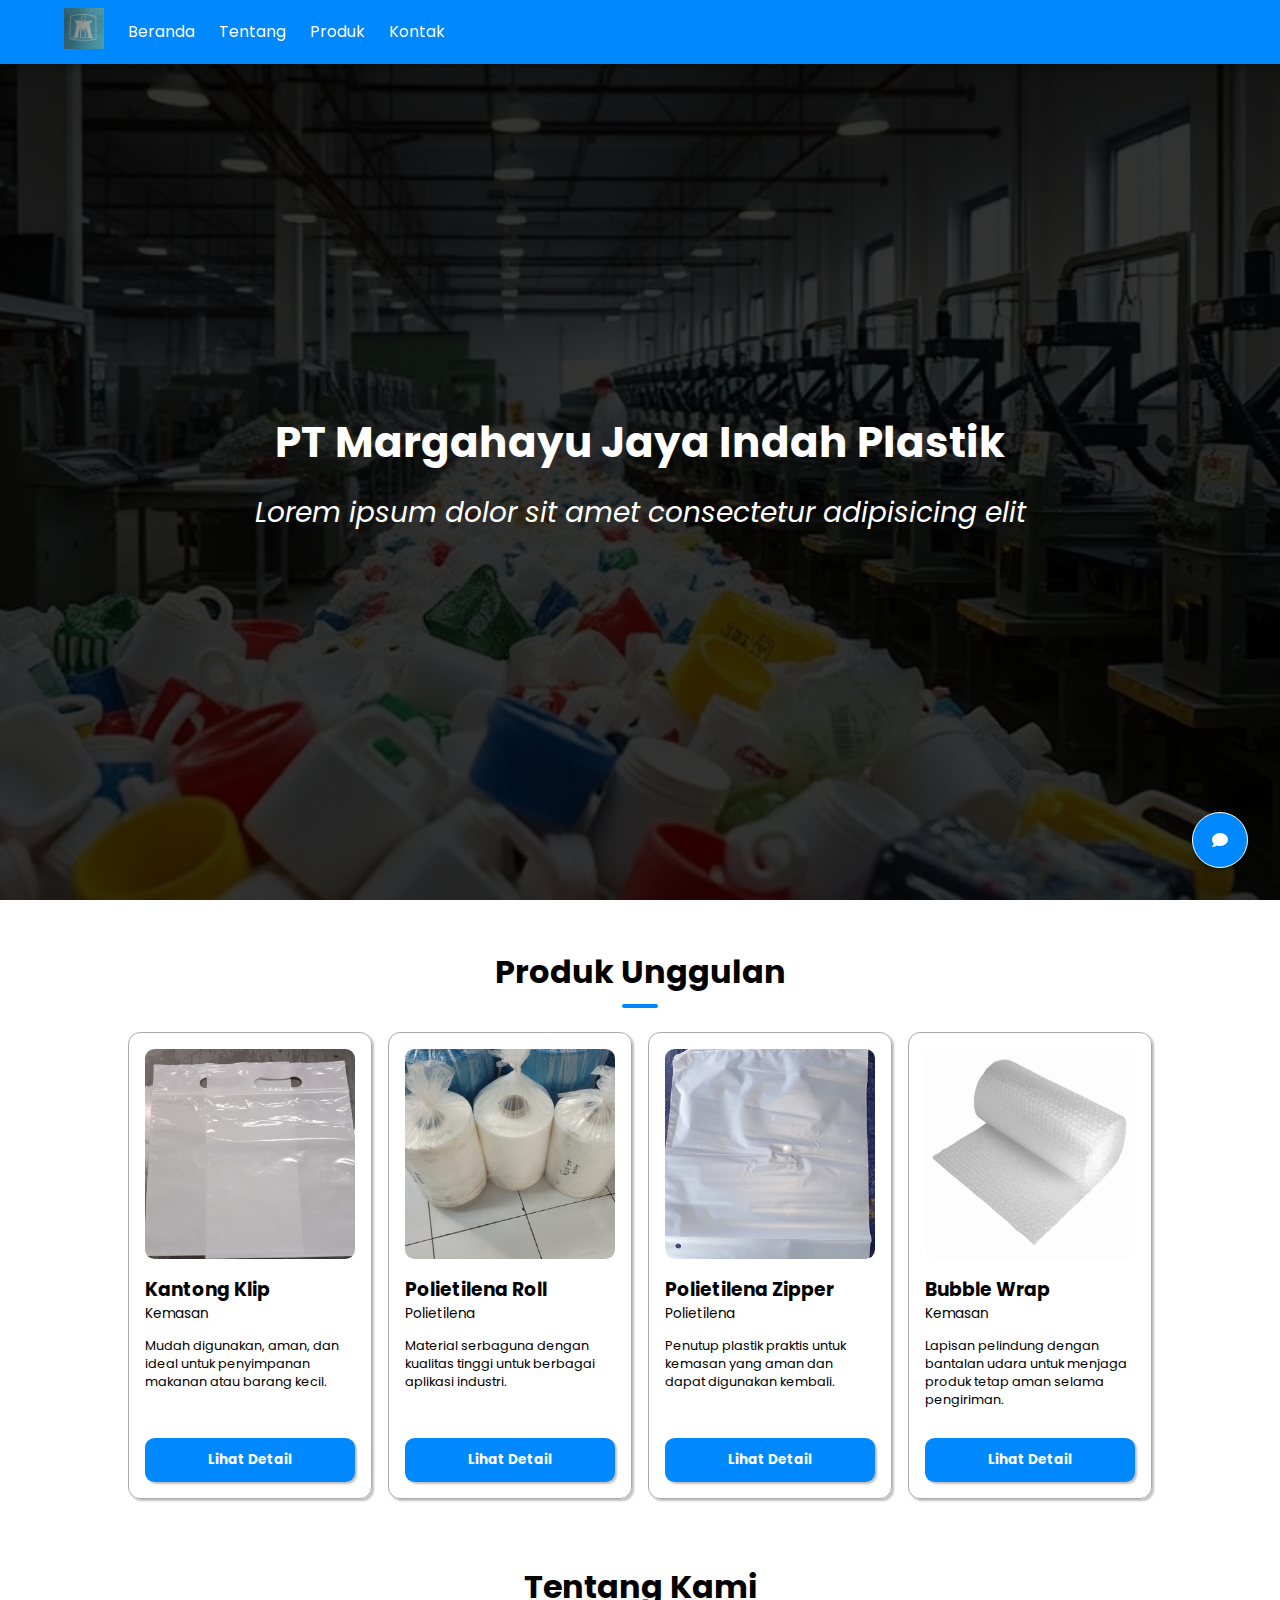
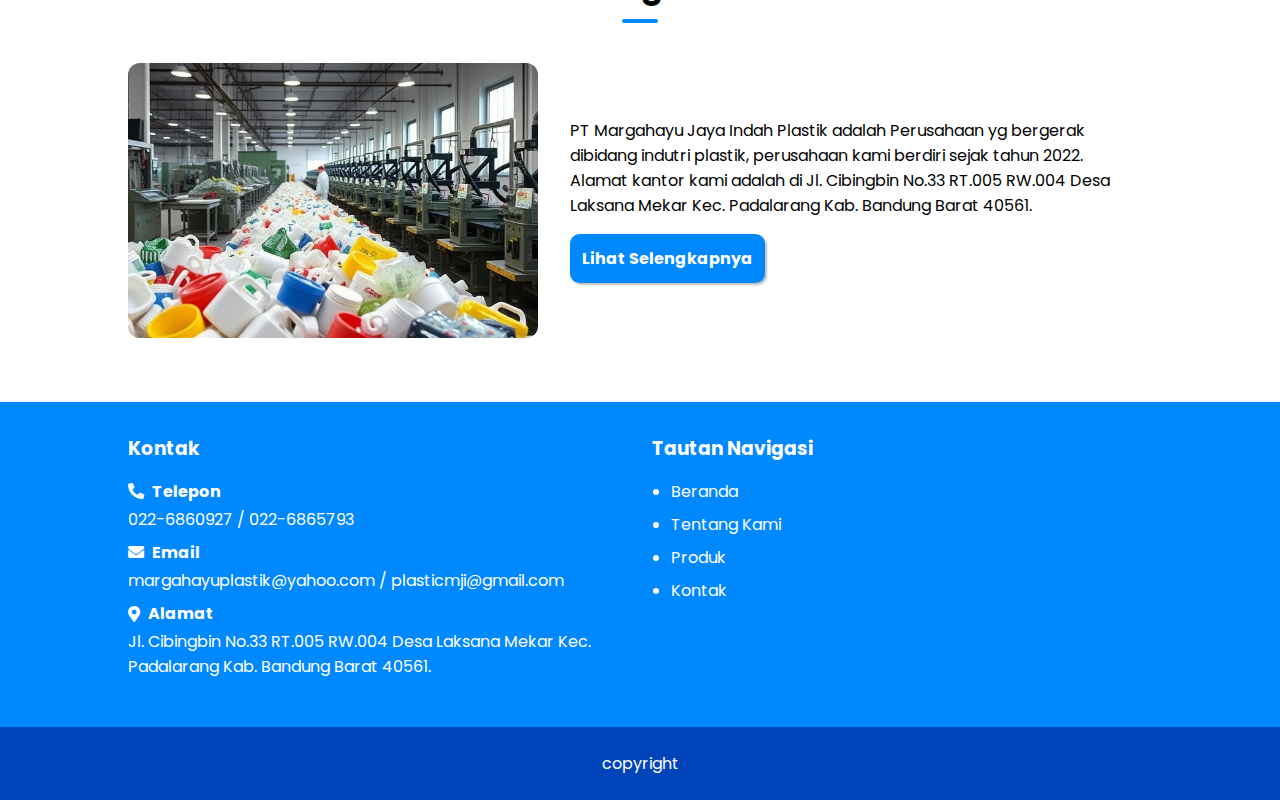
<file: index.html>
<!DOCTYPE html>
<html lang="en">

<head>
  <meta charset="UTF-8">
  <meta name="viewport" content="width=device-width, initial-scale=1.0">
  <link rel="stylesheet" href="assets/style/style.css">
  <link rel="preconnect" href="https://fonts.googleapis.com">
  <link rel="preconnect" href="https://fonts.gstatic.com" crossorigin>
  <link
    href="https://fonts.googleapis.com/css2?family=Poppins:ital,wght@0,100;0,200;0,300;0,400;0,500;0,600;0,700;0,800;0,900;1,100;1,200;1,300;1,400;1,500;1,600;1,700;1,800;1,900&display=swap"
    rel="stylesheet">
  <link rel="stylesheet" href="./assets/fontawesome-free-5.15.4-web/css/all.min.css">
  <script defer type="module" src="./assets/script/home.js"></script>
  <title>Margahayu Indah Jaya Plastik</title>
</head>

<body>
  <header>
    <nav id="header-nav">
      <div id="menu">
        <strong id="menu-button" class="fa fa-list-ul"></strong>
      </div>
      <ul id="nav-links">
        <li><img class="logo" src="./assets/images/logo.jpg" alt=""></li>
        <li><a href="./index.html">Beranda</a></li>
        <li><a href="./about.html">Tentang</a></li>
        <li><a href="./product.html">Produk</a></li>
        <li><a href="./contact.html">Kontak</a></li>
      </ul>
    </nav>
    <div id="banner">
      <!-- <img src="./assets/images/coat-of-arms-of-france.svg" alt="Coat of Arms of First France Empire"> -->
      <h2>PT Margahayu Jaya Indah Plastik</h2>
      <em>Lorem ipsum dolor sit amet consectetur adipisicing elit</em>
    </div>
  </header>

  <main id="main">
    <section id="product-section" class="container">
      <h1 class="section-title">Produk Unggulan</h1>
      <hr class="section-title__underline">
    </section>
    <!-- <section class="container">
      <h1 class="section-title">Service</h1>
      <div class="services-list">
        <div class="service-item">
          <img class="service-item__image" src="./assets/images/service (1).jpeg" alt="">
          <div class="service-item__body">
            <h2 class="service-item__title">Lorem ipsum</h2>
            <p class="service-item__desc">Lorem ipsum dolor sit amet consectetur adipisicing elit. Ea voluptate odio eos
              eum, ipsam architecto aut consectetur soluta vero consequuntur repudiandae excepturi quas maiores ducimus?
              Labore hic quasi ullam provident!</p>
          </div>
        </div>
        <div class="service-item">
          <img class="service-item__image" src="./assets/images/service (2).jpeg" alt="">
          <div class="service-item__body">
            <h2 class="service-item__title">Lorem ipsum</h2>
            <p class="service-item__desc">Lorem ipsum dolor sit amet consectetur adipisicing elit. Ea voluptate odio eos
              eum, ipsam architecto aut consectetur soluta vero consequuntur repudiandae excepturi quas maiores ducimus?
              Labore hic quasi ullam provident!</p>
          </div>
        </div>
        <div class="service-item">
          <img class="service-item__image" src="./assets/images/service (3).jpeg" alt="">
          <div class="service-item__body">
            <h2 class="service-item__title">Lorem ipsum</h2>
            <p class="service-item__desc">Lorem ipsum dolor sit amet consectetur adipisicing elit. Ea voluptate odio eos
              eum, ipsam architecto aut consectetur soluta vero consequuntur repudiandae excepturi quas maiores ducimus?
              Labore hic quasi ullam provident!</p>
          </div>
        </div>
        <div class="service-item">
          <img class="service-item__image" src="./assets/images/service (4).jpeg" alt="">
          <div class="service-item__body">
            <h2 class="service-item__title">Lorem ipsum</h2>
            <p class="service-item__desc">Lorem ipsum dolor sit amet consectetur adipisicing elit. Ea voluptate odio eos
              eum, ipsam architecto aut consectetur soluta vero consequuntur repudiandae excepturi quas maiores ducimus?
              Labore hic quasi ullam provident!</p>
          </div>
        </div>
      </div>
    </section> -->
    <section>
      <h1 class="section-title">Tentang Kami</h1>
      <hr class="section-title__underline">
      <div class="abouts-list">
        <div class="about-item container">
          <img class="about-item__image" src="./assets/images/bcb3fbeb-6a0a-4247-ad54-64ab04435642.jpeg" alt="">
          <div class="about-item__body">
            <p class="about-item__desc">PT Margahayu Jaya Indah Plastik adalah Perusahaan yg bergerak dibidang indutri
              plastik, perusahaan kami berdiri sejak tahun 2022. Alamat kantor kami adalah di Jl. Cibingbin No.33 RT.005
              RW.004 Desa Laksana Mekar Kec. Padalarang Kab. Bandung Barat 40561.</p>
            <a class="button about-item__button" href="./about.html">Lihat Selengkapnya</a>
          </div>
        </div>
        <!-- <div class="about-item container">
          <img class="about-item__image" src="./assets/images/bcb3fbeb-6a0a-4247-ad54-64ab04435642.jpeg" alt="">
          <div class="about-item__body">
            <h2 class="about-item__title">Misi Kami</h2>
            <p class="about-item__desc">Kami berdedikasi untuk memberikan solusi inovatif dan berkelanjutan di bidang
              plastik. Dengan teknologi canggih dan tim profesional, kami membantu mitra bisnis meningkatkan efisiensi
              dan mengurangi dampak lingkungan.</p>
            <a class="button about-item__button" href="./about.html">Read more</a>
          </div>
        </div> -->
        <!-- <div class="about-item container">
          <img class="about-item__image" src="./assets/images/bcb3fbeb-6a0a-4247-ad54-64ab04435642.jpeg" alt="">
          <div class="about-item__body">
            <h2 class="about-item__title">Komitmen Kami</h2>
            <p class="about-item__desc">Komitmen kami adalah kualitas, kepercayaan, dan layanan terbaik. Kami bekerja
              sama dengan klien untuk memenuhi kebutuhan mereka secara spesifik, memastikan kepuasan melalui produk yang
              andal dan layanan yang responsif.</p>
            <a class="button about-item__button" href="./about.html">Read more</a>
          </div>
        </div> -->
      </div>
    </section>
  </main>

  <footer id="footer">
    <div id="top-footer" class="footer-list container">
      <div class="dynamic-column">
        <h3>Kontak</h3>
        <ul id="footer-contacts">
          <li>
            <h4 class="element-with-logo"><i class="fa fa-phone-alt"></i>Telepon</h4>
            <p>022-6860927 / 022-6865793</p>
          </li>
          <li>
            <h4 class="element-with-logo"><i class="fa fa-envelope"></i>Email</h4>
            <p>margahayuplastik@yahoo.com / plasticmji@gmail.com</p>
          </li>
          <li>
            <h4 class="element-with-logo"><i class="fa fa-map-marker-alt"></i>Alamat</h4>
            <p>Jl. Cibingbin No.33 RT.005 RW.004 Desa Laksana Mekar Kec. Padalarang Kab. Bandung Barat 40561.</p>
          </li>
        </ul>
      </div>
      <!-- <div class="dynamic-column"> -->
        <!-- <img class="logo" src="./assets/images/logo.jpg" alt="">
        <div class="footer-desc">
          <h2>PT Margahayu Jaya Indah Plastik</h2>
          <p>PT Margahayu Jaya Indah Plastik adalah Perusahaan yg bergerak dibidang indutri
            plastik, perusahaan kami berdiri sejak tahun 2022. Kami berdedikasi untuk memberikan solusi inovatif dan
            berkelanjutan di bidang plastik.</p>
        </div> -->
      <!-- </div> -->
      <div class="dynamic-column">
        <h3>Tautan Navigasi</h3>
        <ul id="footer-links">
          <li><a href="./index.html">Beranda</a></li>
          <li><a href="./about.html">Tentang Kami</a></li>
          <li><a href="./product.html">Produk</a></li>
          <li><a href="./contact.html">Kontak</a></li>
        </ul>
      </div>
    </div>
    <div id="bot-footer" class="footer-copyright container">
      copyright
    </div>
  </footer>

  <script type="module" src="./assets/script/index.js"></script>
</body>

</html>
</file>
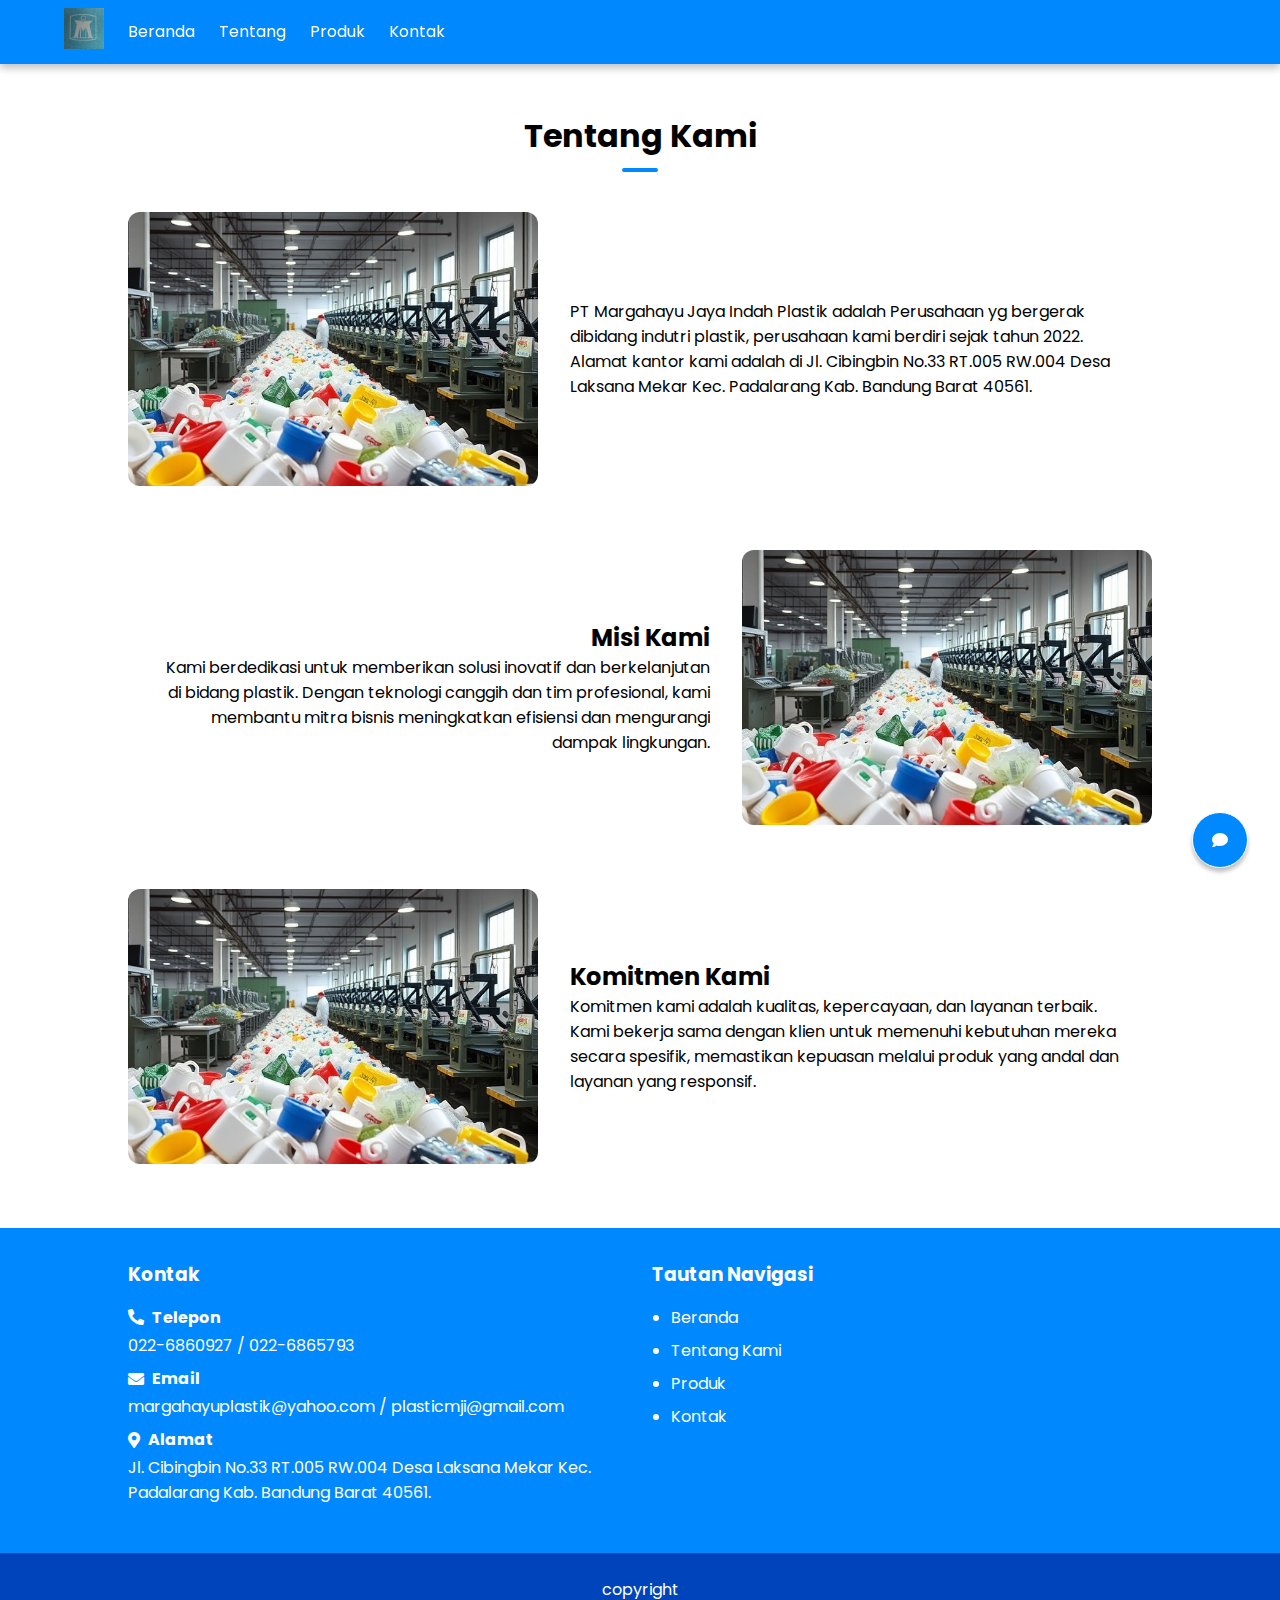
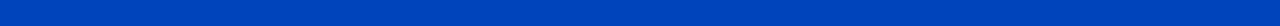
<file: about.html>
<!DOCTYPE html>
<html lang="en">

<head>
  <meta charset="UTF-8">
  <meta name="viewport" content="width=device-width, initial-scale=1.0">
  <link rel="stylesheet" href="assets/style/style.css">
  <link rel="preconnect" href="https://fonts.googleapis.com">
  <link rel="preconnect" href="https://fonts.gstatic.com" crossorigin>
  <link
    href="https://fonts.googleapis.com/css2?family=Poppins:ital,wght@0,100;0,200;0,300;0,400;0,500;0,600;0,700;0,800;0,900;1,100;1,200;1,300;1,400;1,500;1,600;1,700;1,800;1,900&display=swap"
    rel="stylesheet">
  <link rel="stylesheet" href="./assets/fontawesome-free-5.15.4-web/css/all.min.css">
  <link rel="stylesheet" href="./assets/">
  <title>Margahayu Indah Jaya Plastik</title>
</head>

<body>
  <header>
    <nav id="header-nav">
      <div id="menu">
        <strong id="menu-button" class="fa fa-list-ul"></strong>
      </div>
      <ul id="nav-links">
        <li><img class="logo" src="./assets/images/logo.jpg" alt=""></li>
        <li><a href="./index.html">Beranda</a></li>
        <li><a href="./about.html">Tentang</a></li>
        <li><a href="./product.html">Produk</a></li>
        <li><a href="./contact.html">Kontak</a></li>
      </ul>
    </nav>
  </header>

  <main id="main">
    <!-- <section class="container">
      <h1 class="section-title">Service</h1>
      <div class="services-list">
        <div class="service-item">
          <img class="service-item__image" src="./assets/images/service (1).jpeg" alt="">
          <div class="service-item__body">
            <h2 class="service-item__title">Lorem ipsum</h2>
            <p class="service-item__desc">Lorem ipsum dolor sit amet consectetur adipisicing elit. Ea voluptate odio eos
              eum, ipsam architecto aut consectetur soluta vero consequuntur repudiandae excepturi quas maiores ducimus?
              Labore hic quasi ullam provident!</p>
          </div>
        </div>
        <div class="service-item">
          <img class="service-item__image" src="./assets/images/service (2).jpeg" alt="">
          <div class="service-item__body">
            <h2 class="service-item__title">Lorem ipsum</h2>
            <p class="service-item__desc">Lorem ipsum dolor sit amet consectetur adipisicing elit. Ea voluptate odio eos
              eum, ipsam architecto aut consectetur soluta vero consequuntur repudiandae excepturi quas maiores ducimus?
              Labore hic quasi ullam provident!</p>
          </div>
        </div>
        <div class="service-item">
          <img class="service-item__image" src="./assets/images/service (3).jpeg" alt="">
          <div class="service-item__body">
            <h2 class="service-item__title">Lorem ipsum</h2>
            <p class="service-item__desc">Lorem ipsum dolor sit amet consectetur adipisicing elit. Ea voluptate odio eos
              eum, ipsam architecto aut consectetur soluta vero consequuntur repudiandae excepturi quas maiores ducimus?
              Labore hic quasi ullam provident!</p>
          </div>
        </div>
        <div class="service-item">
          <img class="service-item__image" src="./assets/images/service (4).jpeg" alt="">
          <div class="service-item__body">
            <h2 class="service-item__title">Lorem ipsum</h2>
            <p class="service-item__desc">Lorem ipsum dolor sit amet consectetur adipisicing elit. Ea voluptate odio eos
              eum, ipsam architecto aut consectetur soluta vero consequuntur repudiandae excepturi quas maiores ducimus?
              Labore hic quasi ullam provident!</p>
          </div>
        </div>
      </div>
    </section> -->
    <section>
      <h1 class="section-title">Tentang Kami</h1>
      <hr class="section-title__underline">
      <div class="abouts-list">
        <div class="about-item container">
          <img class="about-item__image" src="./assets/images/bcb3fbeb-6a0a-4247-ad54-64ab04435642.jpeg" alt="">
          <div class="about-item__body">
            <p class="about-item__desc">PT Margahayu Jaya Indah Plastik adalah Perusahaan yg bergerak dibidang indutri
              plastik, perusahaan kami berdiri sejak tahun 2022. Alamat kantor kami adalah di Jl. Cibingbin No.33 RT.005
              RW.004 Desa Laksana Mekar Kec. Padalarang Kab. Bandung Barat 40561.</p>
            <!-- <button class="button about-item__button">Read more</button> -->
          </div>
        </div>
        <div class="about-item container">
          <img class="about-item__image" src="./assets/images/bcb3fbeb-6a0a-4247-ad54-64ab04435642.jpeg" alt="">
          <div class="about-item__body">
            <h2 class="about-item__title">Misi Kami</h2>
            <p class="about-item__desc">Kami berdedikasi untuk memberikan solusi inovatif dan berkelanjutan di bidang
              plastik. Dengan teknologi canggih dan tim profesional, kami membantu mitra bisnis meningkatkan efisiensi
              dan mengurangi dampak lingkungan.</p>
            <!-- <button class="button about-item__button">Read more</button> -->
          </div>
        </div>
        <div class="about-item container">
          <img class="about-item__image" src="./assets/images/bcb3fbeb-6a0a-4247-ad54-64ab04435642.jpeg" alt="">
          <div class="about-item__body">
            <h2 class="about-item__title">Komitmen Kami</h2>
            <p class="about-item__desc">Komitmen kami adalah kualitas, kepercayaan, dan layanan terbaik. Kami bekerja
              sama dengan klien untuk memenuhi kebutuhan mereka secara spesifik, memastikan kepuasan melalui produk yang
              andal dan layanan yang responsif.</p>
            <!-- <button class="button about-item__button">Read more</button> -->
          </div>
        </div>
      </div>
    </section>
  </main>

  <footer id="footer">
    <div id="top-footer" class="footer-list container">
      <div class="dynamic-column">
        <h3>Kontak</h3>
        <ul id="footer-contacts">
          <li>
            <h4 class="element-with-logo"><i class="fa fa-phone-alt"></i>Telepon</h4>
            <p>022-6860927 / 022-6865793</p>
          </li>
          <li>
            <h4 class="element-with-logo"><i class="fa fa-envelope"></i>Email</h4>
            <p>margahayuplastik@yahoo.com / plasticmji@gmail.com</p>
          </li>
          <li>
            <h4 class="element-with-logo"><i class="fa fa-map-marker-alt"></i>Alamat</h4>
            <p>Jl. Cibingbin No.33 RT.005 RW.004 Desa Laksana Mekar Kec. Padalarang Kab. Bandung Barat 40561.</p>
          </li>
        </ul>
      </div>
      <!-- <div class="dynamic-column"> -->
        <!-- <img class="logo" src="./assets/images/logo.jpg" alt="">
        <div class="footer-desc">
          <h2>PT Margahayu Jaya Indah Plastik</h2>
          <p>PT Margahayu Jaya Indah Plastik adalah Perusahaan yg bergerak dibidang indutri
            plastik, perusahaan kami berdiri sejak tahun 2022. Kami berdedikasi untuk memberikan solusi inovatif dan
            berkelanjutan di bidang plastik.</p>
        </div> -->
      <!-- </div> -->
      <div class="dynamic-column">
        <h3>Tautan Navigasi</h3>
        <ul id="footer-links">
          <li><a href="./index.html">Beranda</a></li>
          <li><a href="./about.html">Tentang Kami</a></li>
          <li><a href="./product.html">Produk</a></li>
          <li><a href="./contact.html">Kontak</a></li>
        </ul>
      </div>
    </div>
    <div id="bot-footer" class="footer-copyright container">
      copyright
    </div>
  </footer>
  
  <script type="module" src="./assets/script/index.js"></script>
</body>

</html>
</file>
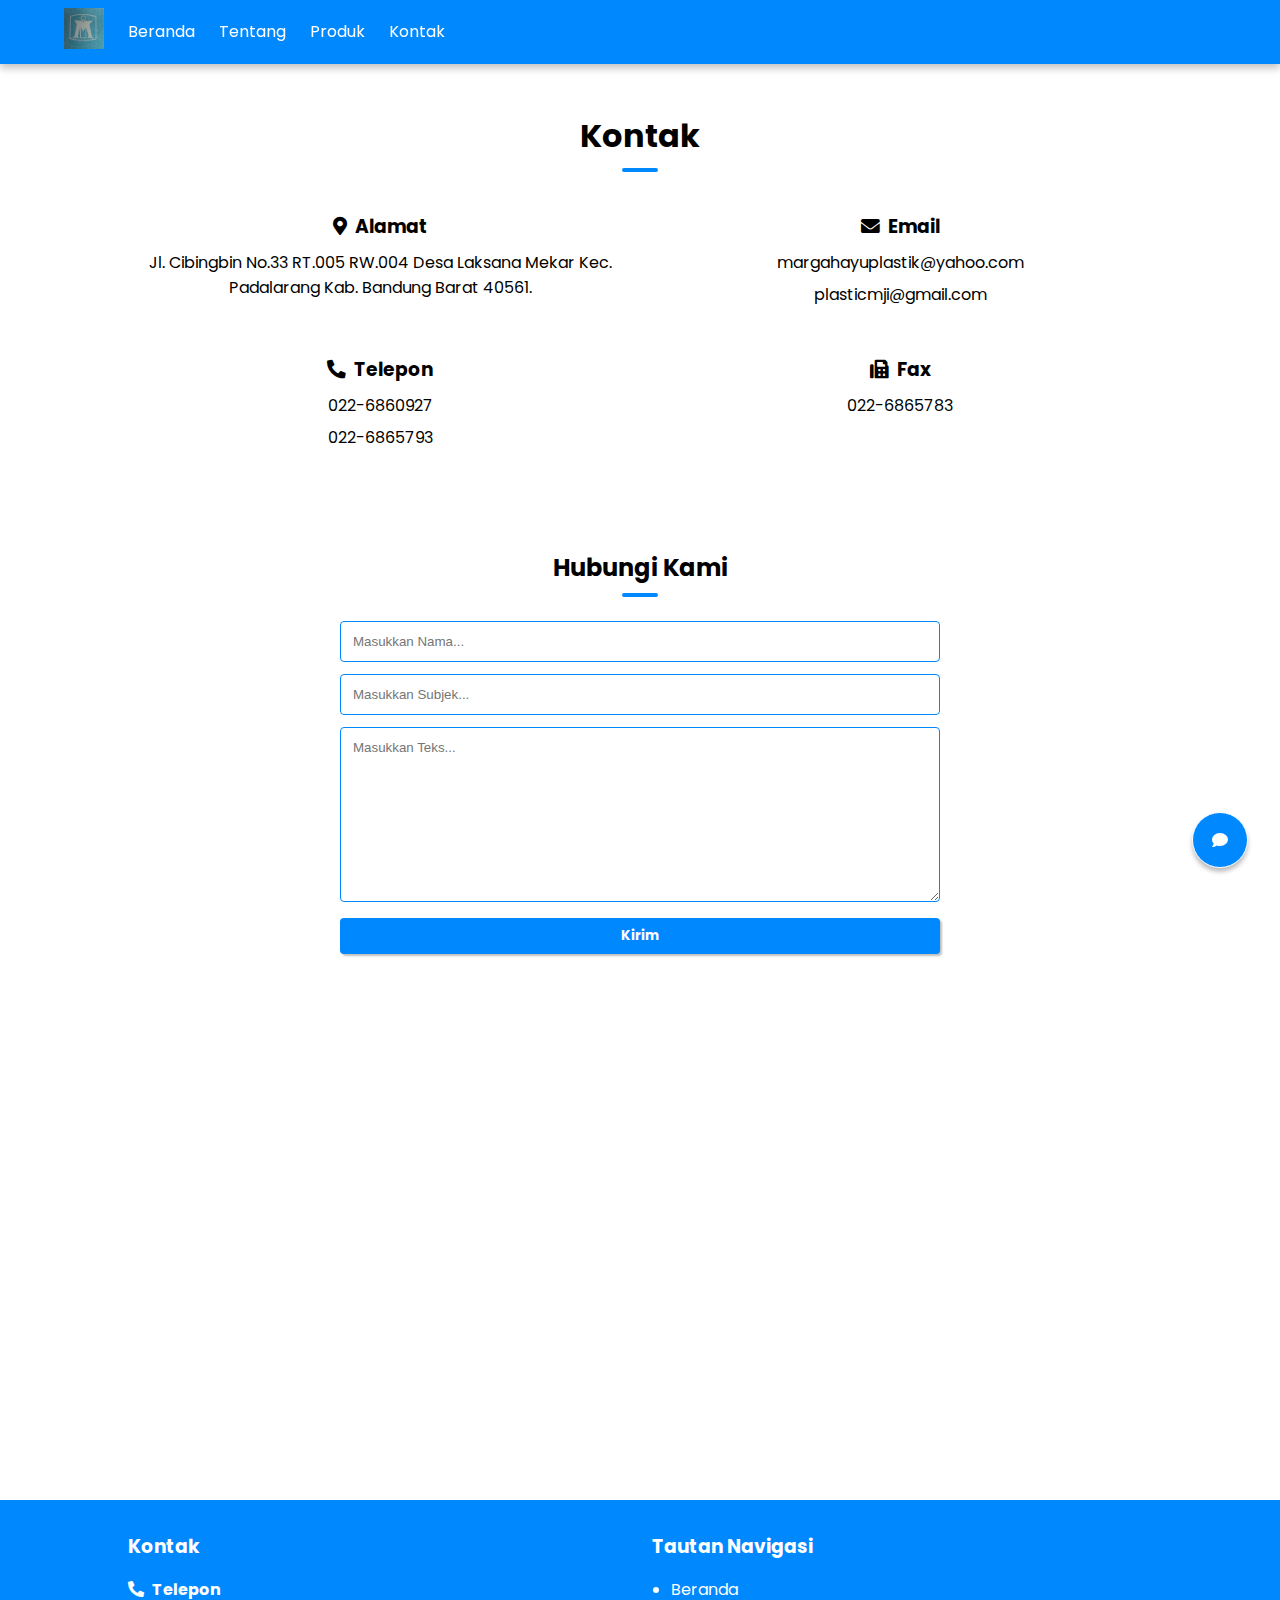
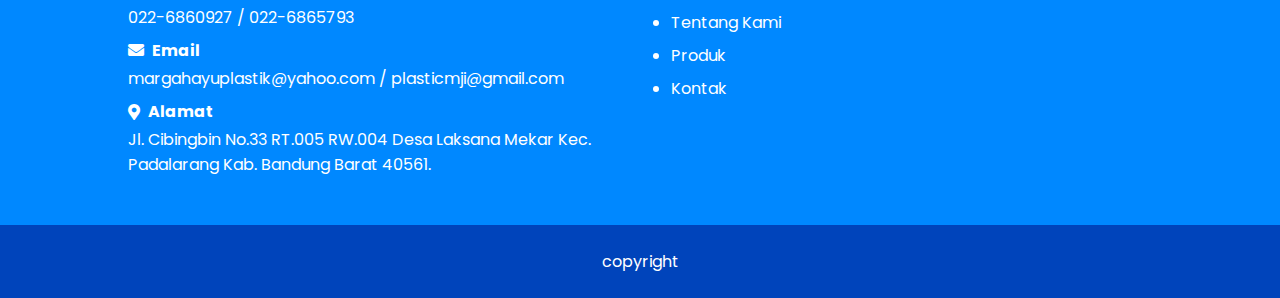
<file: contact.html>
<!DOCTYPE html>
<html lang="en">

<head>
  <meta charset="UTF-8">
  <meta name="viewport" content="width=device-width, initial-scale=1.0">
  <link rel="stylesheet" href="assets/style/style.css">
  <link rel="preconnect" href="https://fonts.googleapis.com">
  <link rel="preconnect" href="https://fonts.gstatic.com" crossorigin>
  <link
    href="https://fonts.googleapis.com/css2?family=Poppins:ital,wght@0,100;0,200;0,300;0,400;0,500;0,600;0,700;0,800;0,900;1,100;1,200;1,300;1,400;1,500;1,600;1,700;1,800;1,900&display=swap"
    rel="stylesheet">
  <link rel="stylesheet" href="./assets/fontawesome-free-5.15.4-web/css/all.min.css">
  <title>Margahayu Indah Jaya Plastik</title>
</head>

<body>
  <header>
    <nav id="header-nav">
      <div id="menu">
        <strong id="menu-button" class="fa fa-list-ul"></strong>
      </div>
      <ul id="nav-links">
        <li><img class="logo" src="./assets/images/logo.jpg" alt=""></li>
        <li><a href="./index.html">Beranda</a></li>
        <li><a href="./about.html">Tentang</a></li>
        <li><a href="./product.html">Produk</a></li>
        <li><a href="./contact.html">Kontak</a></li>
      </ul>
    </nav>
  </header>

  <main id="main">
    <section>
      <h1 class="section-title">Kontak</h1>
      <hr class="section-title__underline">
      <div class="contacts-list container">
        <div class="contact-item">
          <div class="contact-item__content">
            <h3 class="contact-item__title element-with-logo center"><i class="fa fa-map-marker-alt"></i>Alamat</h3>
            <ul class="contact-item__list">
              <li>Jl. Cibingbin No.33 RT.005 RW.004 Desa Laksana Mekar Kec. Padalarang Kab. Bandung Barat 40561.</li>
            </ul>
          </div>
        </div>
        <div class="contact-item">
          <div class="contact-item__content">
            <h3 class="contact-item__title element-with-logo center"><i class="fa fa-envelope"></i>Email</h3>
            <ul class="contact-item__list">
              <li> margahayuplastik@yahoo.com</li>
              <li>plasticmji@gmail.com</li>
            </ul>
          </div>
        </div>
        <div class="contact-item">
          <div class="contact-item__content">
            <h3 class="contact-item__title element-with-logo center"><i class="fa fa-phone-alt"></i>Telepon</h3>
            <ul class="contact-item__list">
              <li>022-6860927</li>
              <li>022-6865793</li>
            </ul>
          </div>
        </div>
        <div class="contact-item">
          <div class="contact-item__content">
            <h3 class="contact-item__title element-with-logo center"><i class="fa fa-fax"></i>Fax</h3>
            <ul class="contact-item__list">
              <li>022-6865783</li>
            </ul>
          </div>
        </div>
      </div>
    </section>
    <section>
      <h2 class="section-title">Hubungi Kami</h2>
      <hr class="section-title__underline">
      <form id="input_mail" class="mail-input container" action="">
        <input id="input-mail-name" type="text" placeholder="Masukkan Nama...">
        <input id="input-mail-subject" type="text" placeholder="Masukkan Subjek...">
        <textarea id="input-mail-text" name="" placeholder="Masukkan Teks..."></textarea>
        <button id="input-mail-submit" class="button" type="submit">Kirim</button>
      </form>
    </section>
    <iframe class="maps"
      src="https://www.google.com/maps/embed?pb=!1m18!1m12!1m3!1d990.2686689465654!2d107.4971931569186!3d-6.881657635544294!2m3!1f0!2f0!3f0!3m2!1i1024!2i768!4f13.1!3m3!1m2!1s0x2e68eec46e10d08d%3A0xa651f7b8c4a69f14!2sMargahayu%20Jaya%20Indah%20Plastik!5e0!3m2!1sid!2sid!4v1735271387510!5m2!1sid!2sid"
      allowfullscreen="" loading="lazy" referrerpolicy="no-referrer-when-downgrade"></iframe>
  </main>

  <footer id="footer">
    <div id="top-footer" class="footer-list container">
      <div class="dynamic-column">
        <h3>Kontak</h3>
        <ul id="footer-contacts">
          <li>
            <h4 class="element-with-logo"><i class="fa fa-phone-alt"></i>Telepon</h4>
            <p>022-6860927 / 022-6865793</p>
          </li>
          <li>
            <h4 class="element-with-logo"><i class="fa fa-envelope"></i>Email</h4>
            <p>margahayuplastik@yahoo.com / plasticmji@gmail.com</p>
          </li>
          <li>
            <h4 class="element-with-logo"><i class="fa fa-map-marker-alt"></i>Alamat</h4>
            <p>Jl. Cibingbin No.33 RT.005 RW.004 Desa Laksana Mekar Kec. Padalarang Kab. Bandung Barat 40561.</p>
          </li>
        </ul>
      </div>
      <!-- <div class="dynamic-column"> -->
      <!-- <img class="logo" src="./assets/images/logo.jpg" alt="">
        <div class="footer-desc">
          <h2>PT Margahayu Jaya Indah Plastik</h2>
          <p>PT Margahayu Jaya Indah Plastik adalah Perusahaan yg bergerak dibidang indutri
            plastik, perusahaan kami berdiri sejak tahun 2022. Kami berdedikasi untuk memberikan solusi inovatif dan
            berkelanjutan di bidang plastik.</p>
        </div> -->
      <!-- </div> -->
      <div class="dynamic-column">
        <h3>Tautan Navigasi</h3>
        <ul id="footer-links">
          <li><a href="./index.html">Beranda</a></li>
          <li><a href="./about.html">Tentang Kami</a></li>
          <li><a href="./product.html">Produk</a></li>
          <li><a href="./contact.html">Kontak</a></li>
        </ul>
      </div>
    </div>
    <div id="bot-footer" class="footer-copyright container">
      copyright
    </div>
  </footer>

  <script type="module" src="./assets/script/index.js"></script>
  <script type="module" src="./assets/script/contact.js"></script>
</body>

</html>
</file>
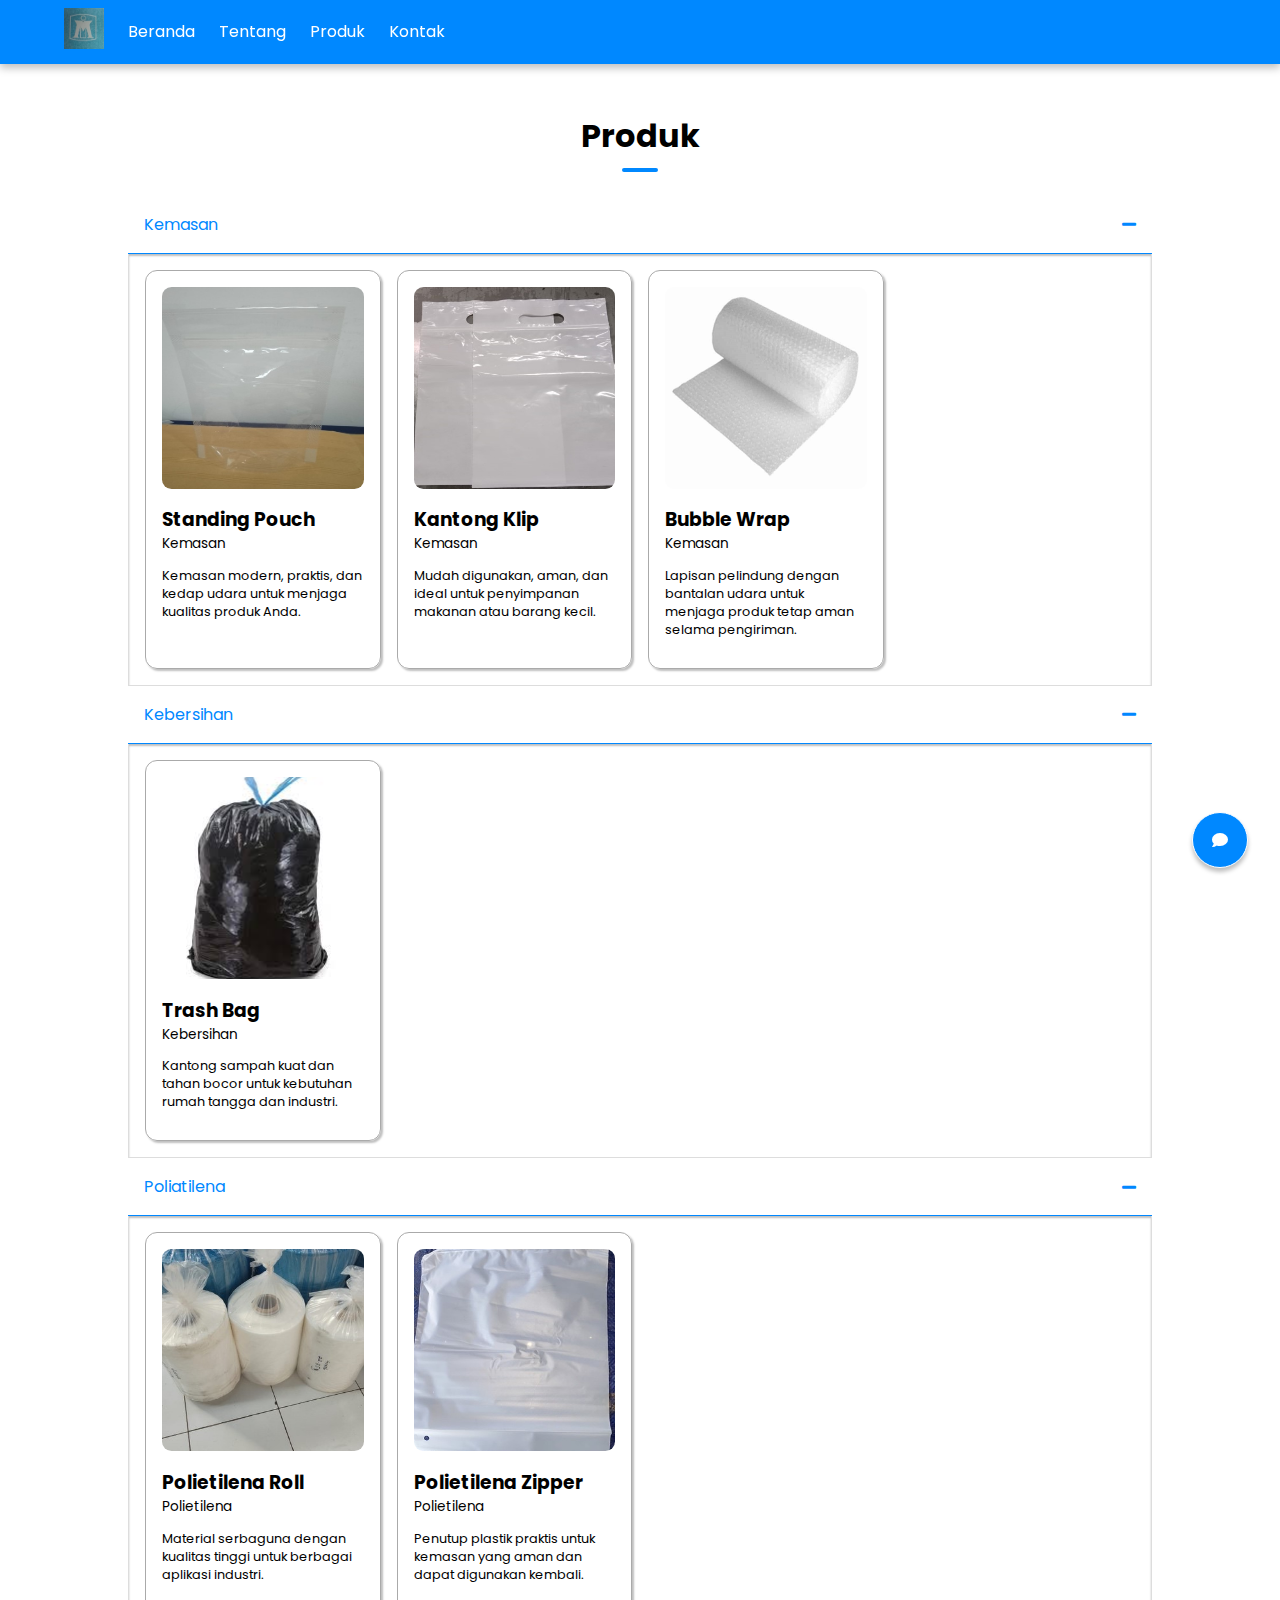
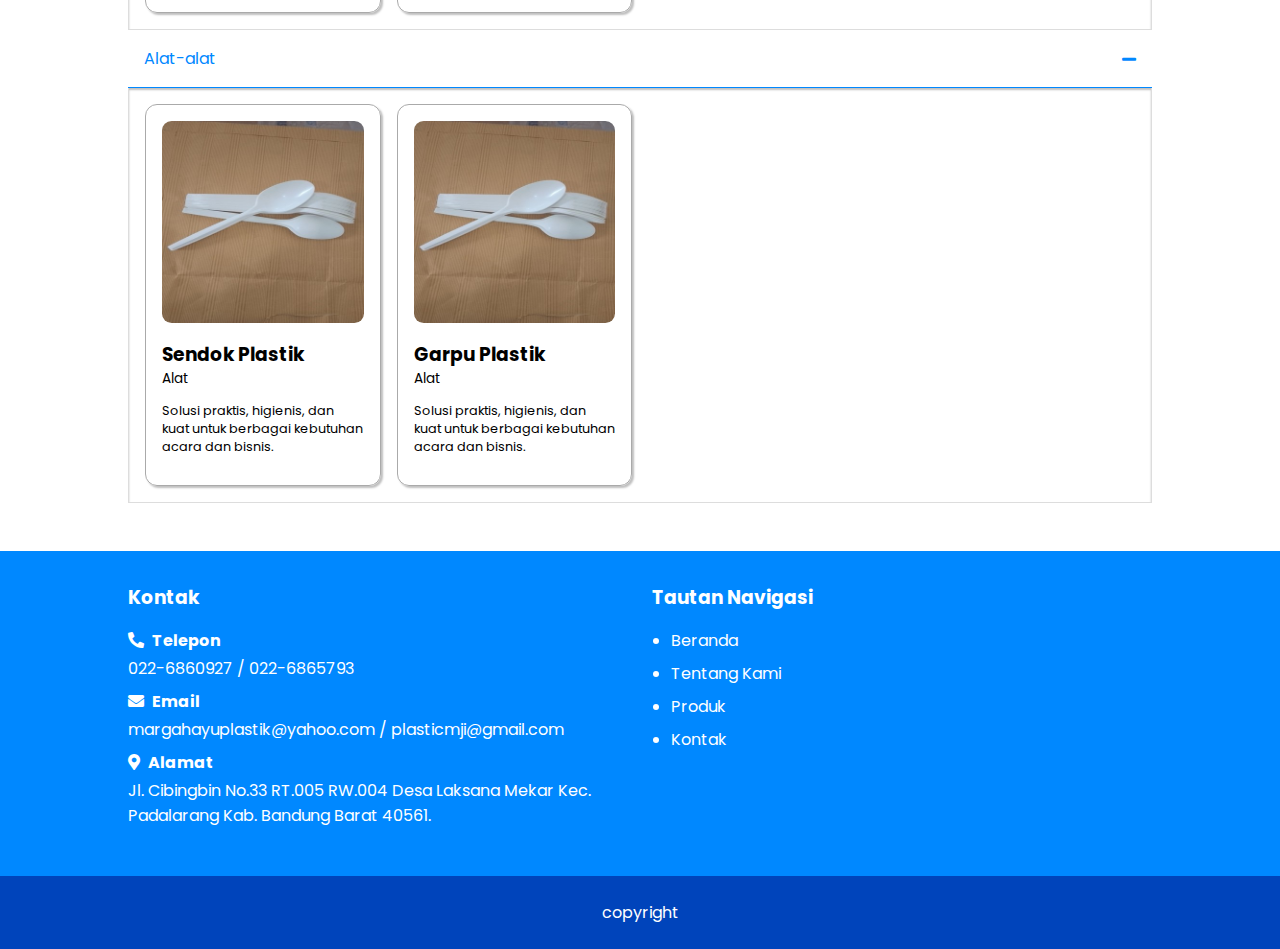
<file: product.html>
<!DOCTYPE html>
<html lang="en">

<head>
  <meta charset="UTF-8">
  <meta name="viewport" content="width=device-width, initial-scale=1.0">
  <link rel="stylesheet" href="assets/style/style.css">
  <link rel="preconnect" href="https://fonts.googleapis.com">
  <link rel="preconnect" href="https://fonts.gstatic.com" crossorigin>
  <link
    href="https://fonts.googleapis.com/css2?family=Poppins:ital,wght@0,100;0,200;0,300;0,400;0,500;0,600;0,700;0,800;0,900;1,100;1,200;1,300;1,400;1,500;1,600;1,700;1,800;1,900&display=swap"
    rel="stylesheet">
    <link rel="stylesheet" href="./assets/fontawesome-free-5.15.4-web/css/all.min.css">
  <script defer type="module" src="./assets/script/product.js"></script>
  <title>Margahayu Indah Jaya Plastik</title>
</head>

<body>
  <header>
    <nav id="header-nav">
      <div id="menu">
        <strong id="menu-button" class="fa fa-list-ul"></strong>
      </div>
      <ul id="nav-links">
        <li><img class="logo" src="./assets/images/logo.jpg" alt=""></li>
        <li><a href="./index.html">Beranda</a></li>
        <li><a href="./about.html">Tentang</a></li>
        <li><a href="./product.html">Produk</a></li>
        <li><a href="./contact.html">Kontak</a></li>
      </ul>
    </nav>
  </header>

  <main id="main">
    <section id="product-section" class="container">
      <h1 class="section-title">Produk</h1>
      <hr class="section-title__underline">
    </section>
  </main>

  <footer id="footer">
    <div id="top-footer" class="footer-list container">
      <div class="dynamic-column">
        <h3>Kontak</h3>
        <ul id="footer-contacts">
          <li>
            <h4 class="element-with-logo"><i class="fa fa-phone-alt"></i>Telepon</h4>
            <p>022-6860927 / 022-6865793</p>
          </li>
          <li>
            <h4 class="element-with-logo"><i class="fa fa-envelope"></i>Email</h4>
            <p>margahayuplastik@yahoo.com / plasticmji@gmail.com</p>
          </li>
          <li>
            <h4 class="element-with-logo"><i class="fa fa-map-marker-alt"></i>Alamat</h4>
            <p>Jl. Cibingbin No.33 RT.005 RW.004 Desa Laksana Mekar Kec. Padalarang Kab. Bandung Barat 40561.</p>
          </li>
        </ul>
      </div>
      <!-- <div class="dynamic-column"> -->
        <!-- <img class="logo" src="./assets/images/logo.jpg" alt="">
        <div class="footer-desc">
          <h2>PT Margahayu Jaya Indah Plastik</h2>
          <p>PT Margahayu Jaya Indah Plastik adalah Perusahaan yg bergerak dibidang indutri
            plastik, perusahaan kami berdiri sejak tahun 2022. Kami berdedikasi untuk memberikan solusi inovatif dan
            berkelanjutan di bidang plastik.</p>
        </div> -->
      <!-- </div> -->
      <div class="dynamic-column">
        <h3>Tautan Navigasi</h3>
        <ul id="footer-links">
          <li><a href="./index.html">Beranda</a></li>
          <li><a href="./about.html">Tentang Kami</a></li>
          <li><a href="./product.html">Produk</a></li>
          <li><a href="./contact.html">Kontak</a></li>
        </ul>
      </div>
    </div>
    <div id="bot-footer" class="footer-copyright container">
      copyright
    </div>
  </footer>

  <script type="module" src="./assets/script/index.js"></script>
</body>

</html>
</file>
<file: assets/style/style.css>
* {
  transition: all;
  transition-duration: 100ms;
  font-family: "Poppins", Helvetica, sans-serif;
}

/* body rules */
body {
  margin: 0 !important;
}

/* header rules */
header {
  display: inline;
}

/* nav rules */
nav {
  position: sticky !important;
  top: 0;
  background-color: #0088ff;
  padding: .5rem 4rem;
  box-shadow: 0 4px 8px rgba(0, 0, 0, 0.25);
  color: white;
}

nav > ul {
  list-style: none;
  display: flex;
  flex-wrap: wrap;
  margin: 0;
  padding-inline-start: 0;
  align-items: center;
  gap: 1.5rem;
}

ul > li > a {
  text-decoration: none;
  color: inherit;
}

.logo {
  max-width: 2.5rem;
}

nav > ul > li > *:hover,
nav #menu-button:hover {
  color: #0044bb;
  cursor: pointer;
}

#menu {
  box-shadow: 0 4px 8px rgba(0, 0, 0, 0.25);
  color: inherit;
  display: flex;
  flex-direction: row-reverse;
}

/* banner rules */
#banner {
  background-image: linear-gradient(rgba(0, 0, 0, 0.8), rgba(0, 0, 0, 0.8)), url("../images/bcb3fbeb-6a0a-4247-ad54-64ab04435642.jpeg");
  background-color: black;
  background-size: cover;
  background-position: center;
  background-repeat: no-repeat;
  padding: 4rem;
  box-sizing: border-box;
  display: flex;
  flex-direction: column;
  align-items: center;
  justify-content: center;
  color: white;
  font-size: 1.75rem;
  text-align: center;
}

#banner > * {
  margin: 0 0 1.125rem !important;
}

#banner > img {
  width: 200px;
}

/* Main Section */
main {
  display: flex;
  flex-direction: column;
  gap: 4rem;
  /* padding-block: 3rem; */
  box-sizing: border-box;
}

main > section {
  width: 100%;
  box-sizing: border-box;
}

main > *:first-child {
  margin-block-start: 3rem;
}

main > *:last-child {
  margin-block-end: 3rem;
}

main > section {
  width: 100%;
  box-sizing: border-box;
}

.container {
  padding-inline: 8rem;
}

h1.section-title {
  text-align: center;
  margin-block-start: 0;
  margin-block-end: .5rem;
  font-size: 2rem;
  font-weight: bold;
}

.section-title {
  text-align: center;
  margin-block-end: .5rem;
  font-weight: bold;
}

.section-title__underline {
  width: 2rem;
  border: #0088ff 2px solid;
  border-radius: 2rem;
  margin-block-end: 1.5rem;
}

i.fa {
  display: flex !important;
  align-items: center !important;
}

/* Button Styles */
.button {
  display: block;
  text-decoration: none;
  text-align: center;
  width: 100%;
  padding: 0.75rem;
  font-weight: bold;
  background-color: #0088ff;
  color: white;
  border: none;
  border-radius: 0.6rem;
  box-shadow: 2px 2px 2px rgba(0, 0, 0, 0.25);
  cursor: pointer;
  margin-block-start: 1rem !important;
}

.button:hover {
  background-color: #0044bb;
  box-shadow: none;
}

.float-button {
  z-index: 99;
  border-radius: 50%;
  position: fixed;
  right: 2rem;
  bottom: 2rem;
  background-color: #0088ff;
  color: white;
  display: flex;
  align-items: center;
  justify-content: center;
  text-decoration: none;
  box-shadow: 0 4px 4px rgba(0, 0, 0, 0.25);
  border: .001px solid white;
  width: 3.5rem;
  height: 3.5rem;
  box-sizing: border-box;
}

.float-button:hover {
  background-color: #0044bb;
}

.hide {
  display: none;
}

/* Accordion Rules */
.accordion {
  border-radius: 4px;
}

.accordion-header {
  width: 100%;
  color: #0088ff;
  background-color: white;
  padding: 1rem;
  text-align: left;
  font-size: 16px;
  cursor: pointer;
  border: none;
  border-bottom: .001px solid #0088ff;
  display: flex;
  align-items: center;
}

.accordion-header:hover {
  color: white;
  background-color: #0088ff;
}

.accordion-header__text {
  width: 50%;
  margin: 0;
}

.accordion-header__icon {
  width: 50%;
  text-align: end;
  display: flex;
  justify-content: end;
}

.accordion-header:hover {
  /* background-color: #0044bb; */
  /* box-shadow: 0 2px 4px rgba(0, 0, 0, 0.25); */
  cursor: pointer;
}

.accordion-content {
  padding: 1rem;
  /* background: #fff; */
  border-inline: 1px solid #ddd;
  border-block-end: 1px solid #ddd;
  box-shadow: inset 0 2px 2px rgba(0, 0, 0, 0.25);
}

/* Products Rules */
.products-subsection__title {
  text-align: center;
  margin: 0;
}

.products-list {
  display: grid;
  grid-template-columns: 1fr;
  grid-template-rows: minmax(min-content, max-content);
  gap: 16px;
}

.products-list__empty-message {
  text-align: center;
}

.product-item {
  border: 1px solid #aaa;
  padding: 1rem;
  border-radius: 0.75rem;
  overflow: hidden;
  display: flex;
  flex-direction: column;
  box-shadow: 2px 2px 2px rgba(0, 0, 0, 0.25);
}

.product-item__content {
  flex: 1;
}

.product-item__image {
  width: 100%;
  object-fit: cover;
  object-position: center;
  border-radius: 0.6rem;
}

.product-item__title {
  text-overflow: ellipsis;
  overflow: hidden;
  white-space: nowrap;
  margin: 0.6rem 0 0;
}

.product-item__category {
  font-size: 0.85rem;
  margin: 0 0 0.4rem;
}

.product-item__price {
  font-size: 0.9rem;
  margin: 0 0 0.6rem;
}

.product-item__body {
  font-size: 0.8rem;
}

.product-item__action {
  display: flex;
}

.product-item__external-link {
  font-size: 0.85rem;
}

/* Services Rules */
.services-list {
  display: flex;
  flex-direction: column;
  gap: 2rem;
}

.service-item {
  border: 1px solid #aaa;
  display: flex;
  gap: 2rem;
  border-radius: 0.75rem;
  box-shadow: 2px 2px 2px rgba(0, 0, 0, 0.25);
}

.service-item:nth-child(odd) {
  flex-direction: row;
}

.service-item:nth-child(odd) > .service-item__image {
  border-radius: 0.75rem 0 0 0.75rem;
}

.service-item:nth-child(odd) > .service-item__body {
  padding-inline-end: 2rem;
}

.service-item:nth-child(even) {
  flex-direction: row-reverse;
}

.service-item:nth-child(even) > .service-item__image {
  border-radius: 0 0.75rem 0.75rem 0;
}

.service-item:nth-child(even) > .service-item__body {
  padding-inline-start: 2rem;
}

.service-item__image {
  object-fit: cover;
  object-position: center;
  width: 30%;
}

.service-item__body {
  width: 70%;
  display: flex;
  flex-direction: column;
  justify-content: center;
  padding: 1rem 0;
}

.service-item__body > * {
  margin: 0;
}

/* About Rules */
.abouts-list {
  display: flex;
  flex-direction: column;
  gap: 2rem;
}

.about-item {
  display: flex;
  gap: 2rem;
  padding-block: 1rem;
}

.about-item:nth-child(odd) {
  flex-direction: row;
}

.about-item:nth-child(odd) > .about-item__body {
  padding-inline-end: 2rem;
}

.about-item:nth-child(even) {
  flex-direction: row-reverse;
}

.about-item:nth-child(even) > .about-item__body {
  padding-inline-start: 2rem;
  text-align: end;
  align-items: end;
}

.about-item__image {
  border-radius: 0.75rem;
  object-fit: cover;
  object-position: center;
  width: 40%;
}

.about-item__body {
  width: 60%;
  display: flex;
  flex-direction: column;
  justify-content: center;
  padding-block: 1rem;
}

.about-item__button {
  width: max-content;
  margin-block-start: 1rem;
}

.about-item__body > * {
  margin: 0;
}

/* Contacts Rules */
.contacts-list {
  display: grid;
  grid-template-columns: 1fr;
  grid-template-rows: minmax(min-content, max-content);
  gap: 16px;
}

.contact-item {
  padding: 1rem;
  overflow: hidden;
  display: flex;
  flex-direction: column;
  text-align: center;
  align-items: center;
}

.contact-item__content {
  flex: 1;
  width: 100%;
}

.contact-item__title {
  text-overflow: ellipsis;
  overflow: hidden;
  margin: 0;
}

.contact-item__list {
  display: flex;
  flex-direction: column;
  text-overflow: ellipsis;
  overflow: hidden;
  margin: 0.6rem 0 0;
  padding: 0;
  gap: 0.4rem;
}

.maps {
  width: 100%;
  height: 450px;
  border: 0;
  margin-block-start: 2rem;
  margin-block-end: 0 !important;
}

.mail-input {
  margin: 0 auto;
  max-width: 600px;
}

.mail-input input,
.mail-input textarea {
  display: block;
  width: 100%;
  box-sizing: border-box;
  padding: 12px;
  margin: 12px 0;
  font-family: "Inter", sans-serif;
  background-color: transparent;
  border: 1px solid #0088ff;
  border-radius: 4px;
}

.mail-input textarea {
  min-height: 175px;
}

/* .mail-input__text {
  font-weight: bold;
}

.mail-input__textarea {
  min-height: 175px;
} */

.mail-input button {
  display: block;
  width: 100%;
  padding: 8px;
  border-radius: 4px;
  font-weight: bold;
  cursor: pointer;
}

/* Footer Rules */
footer h2, footer h3, footer h4 {
  margin: 0;
}

#top-footer {
  background-color: #0088ff;
  padding-block: 2rem;
}

.footer-desc {
  margin-block-start: .5rem;
}

footer p {
  margin: .2rem 0 0;
}

.footer-list > .dynamic-column {
  grid-column: span 2;
}

#footer-links, #footer-contacts {
  display: flex;
  flex-direction: column;
  gap: .5rem;
}

#footer-contacts {
  list-style: none;
  padding: 0;
}

footer {
  color: white;
}

.footer-list {
  display: grid;
  grid-template-columns: 1fr;
  grid-template-rows: minmax(min-content, max-content);
  gap: 1.5rem;
}

#footer-links {
  padding: 0 0 0 1.2rem;
}

.footer-copyright {
  text-align: center;
  background-color: #0044bb;
  padding-block: 1.5rem;
}

/* Miscellanous Styles */
.element-with-logo {
  display: flex;
  gap: .5rem;
}
.element-with-logo.center {
  justify-content: center;
}

/* Responsive Design */

@media screen and (max-width: 375px) {
  .products-list {
    grid-template-columns: 1fr !important;
  }
}

@media screen and (max-width: 499px) {
  .service-item {
    flex-direction: column !important;
    padding: 1rem;
    gap: 1rem;
    text-align: center;
  }

  .service-item__image {
    width: 100%;
    border-radius: 0.75rem !important;
  }

  .service-item__body {
    width: 100%;
    padding: 0 !important;
  }

  .about-item {
    flex-direction: column-reverse !important;
    padding: 1rem;
    gap: 1rem;
  }

  .about-item__image {
    width: 100%;
  }

  .about-item__body {
    width: 100%;
    text-align: center !important;
    align-items: center !important;
    padding: 0 !important;
  }

  .footer-list {
    grid-template-columns: 1fr !important;
  }

  .footer-list > .dynamic-column {
    grid-column: span 1;
  }
}

@media screen and (max-width: 768px) {
  #banner {
    padding: 2rem;
    font-size: 1.25rem;
  }

  nav {
    padding: 0;
  }

  nav > #menu {
    padding: 1rem 2rem;
    width: 100%;
    background-color: #0088ff;
    box-sizing: border-box;
  }

  nav > ul {
    background-color: #0044bb;
    position: fixed;
    flex-direction: column;
    align-items: end;
    padding: 1rem 1.5rem 1.5rem 2rem;
    gap: 0.75rem;
    box-shadow: inset 0 2px 4px rgba(0, 0, 0, 0.25);
    /* Define Alignment */
    right: 0; 
    border-end-start-radius: .25rem;
  }

  main > #content {
    width: 100%;
    padding: 0;
  }

  .products-list {
    grid-template-columns: repeat(2, 1fr);
  }

  .footer-list {
    grid-template-columns: repeat(2, 1fr);
  }
}

@media screen and (max-width: 1023px) {
  .container {
    padding-inline: 2rem;
  }
}

@media screen and (min-width: 769px) {
  nav {
    display: flex;
  }

  #menu {
    display: none;
  }

  .products-list {
    grid-template-columns: repeat(4, 1fr);
  }

  .contacts-list {
    grid-template-columns: repeat(2, 1fr);
  }

  .footer-list {
    grid-template-columns: repeat(4, 1fr);
  }
}
</file>
